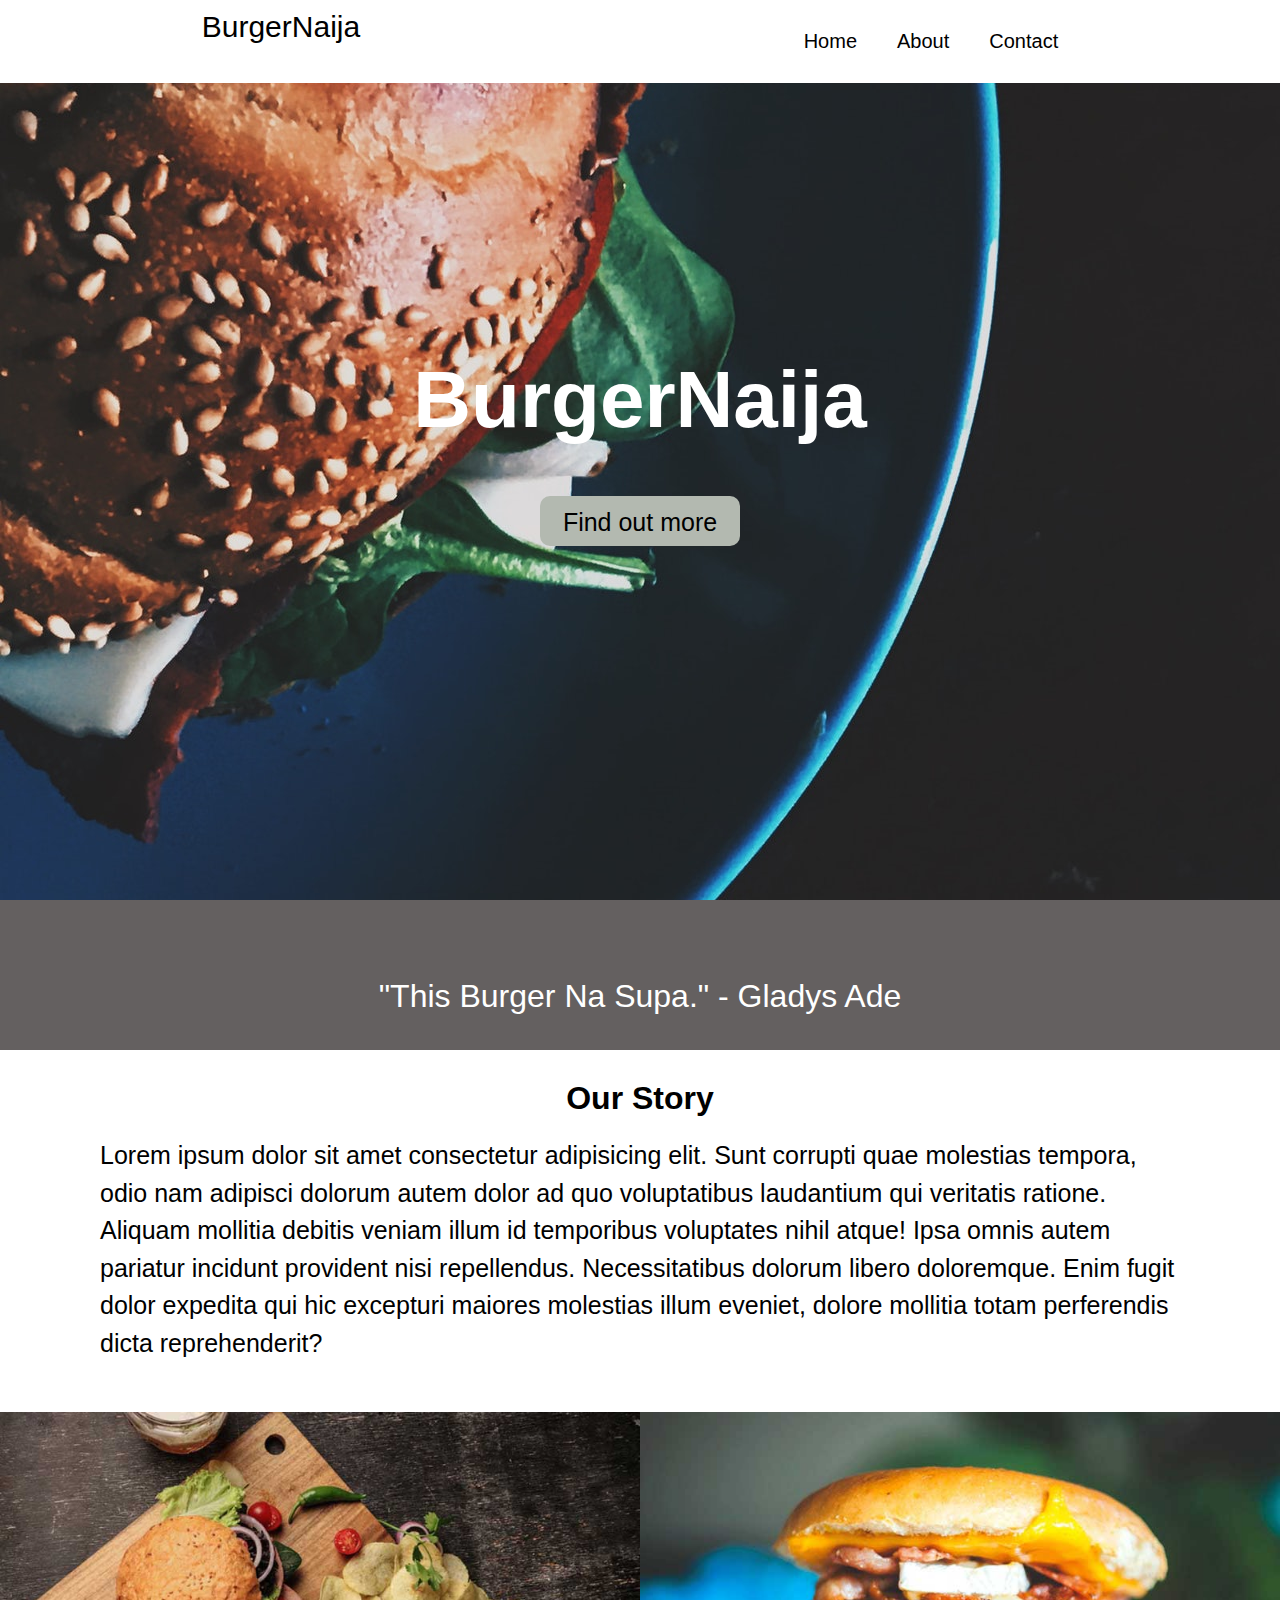
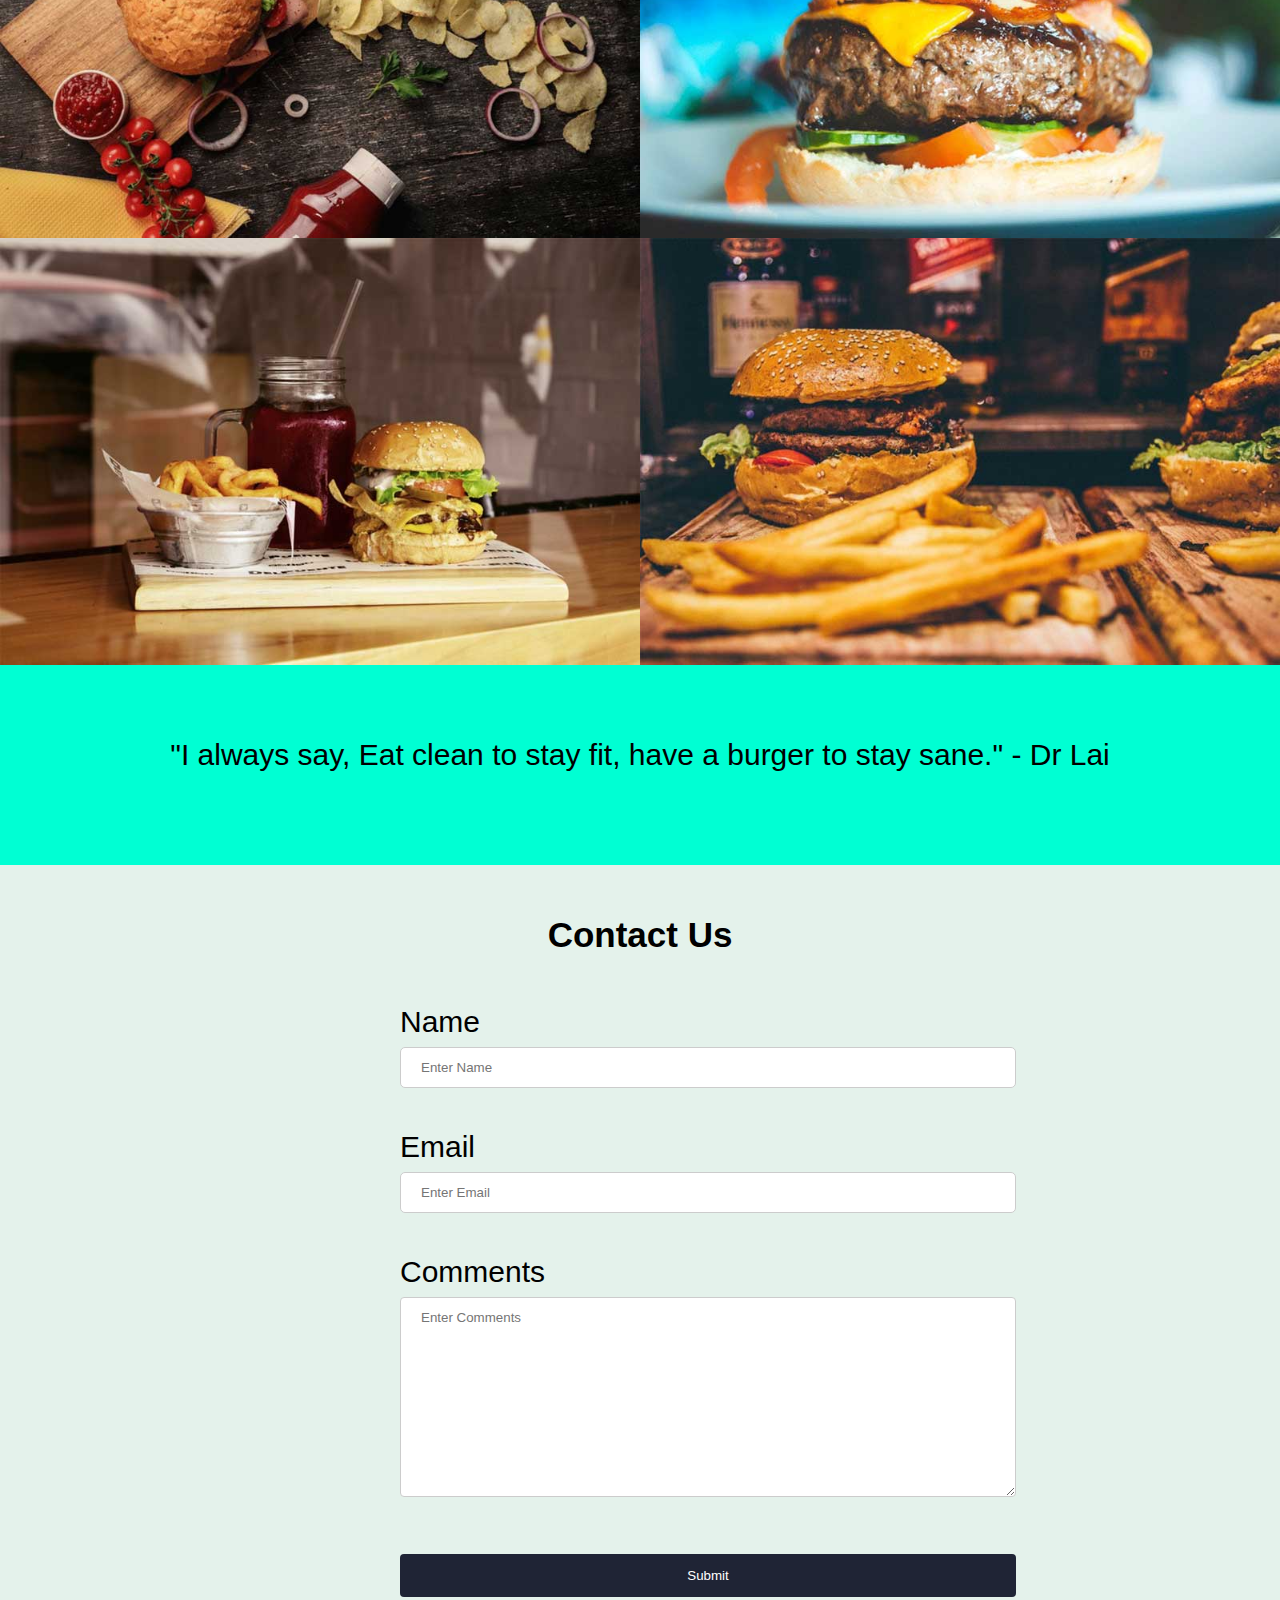
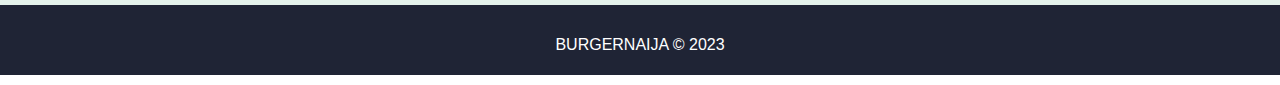
<file: burgerNaija Design - css/index.html>
<!DOCTYPE html>
<html lang="en">
  <head>
    <meta charset="UTF-8">
    <meta name="viewport" content="width=device-width, initial-scale=1.0">
    <meta http-equiv="X-UA-Compatible" content="ie=edge">
    <link rel="stylesheet" href="style.css">
    <title>Burger9ja</title>
  </head>
  <body>
    <div class="wrapper">
      <!-- nav -->
      <nav>
        <div class="logo">
          <a href="#">BurgerNaija</a>
        </div>
        <ul>
          <li><a href="#title">Home</a></li>
          <li><a href="#about">About</a></li>
          <li><a href="#contact">Contact</a></li>
        </ul>
      </nav>
      <!-- header -->
      <header id="header">
        <div class="header-text">
          <h1>BurgerNaija</h1>
        </div>
        <div class="header-button">
          <a href="#about" class="button">Find out more</a> 
        </div>
      </header>

      <!-- quote section -->
      <section class="quotes">
        <p>"This Burger Na Supa." - Gladys Ade</p>
      </section>

      <!-- main -->
      <main>
        <!-- about -->
        <article id="about">
          <h2>Our Story</h2>
          <p>Lorem ipsum dolor sit amet consectetur adipisicing elit. Sunt corrupti quae molestias tempora, odio nam adipisci dolorum autem dolor ad quo voluptatibus laudantium qui veritatis ratione. Aliquam mollitia debitis veniam illum id temporibus voluptates nihil atque! Ipsa omnis autem pariatur incidunt provident nisi repellendus. Necessitatibus dolorum libero doloremque. Enim fugit dolor expedita qui hic excepturi maiores molestias illum eveniet, dolore mollitia totam perferendis dicta reprehenderit?</p>
        </article>
        <!-- images -->
        <section class="photos">
          <img src="./assets/img-2.jpg" alt="A burger">

          <img src="./assets/img-3.jpg" alt="A burger">

          <img src="./assets/img-4.jpg" alt="A burger">

          <img src="./assets/img-5.jpg"  alt="A burger">
        </section>

      </main>

      <!-- quote section -->
      <section class="quote">
        <p>"I always say, Eat clean to stay fit, have a burger to stay sane." - Dr Lai</p>
      </section>

      <section id="contact">
        <h2>Contact Us</h2>

        <form>
          <label for="name">Name</label><br>
          <input id="name" type="text" placeholder="Enter Name"> <br><br>

          <label for="email">Email</label> <br>
          <input id="email" type="email" placeholder="Enter Email"> <br><br>

          <label for="comments">Comments</label><br>
          <textarea id="comments" placeholder="Enter Comments"></textarea><br><br>
          <input class="button" type="submit" value="Submit">
          <!-- <input type="submit" name="" id=""> -->
        </form>
      </section>

      <!-- footer -->
      <footer id="footer">
        <p>BURGERNAIJA &copy; 2023</p>
      </footer>
    </div>

    <!-- scripts -->
  </body>
</html>
</file>
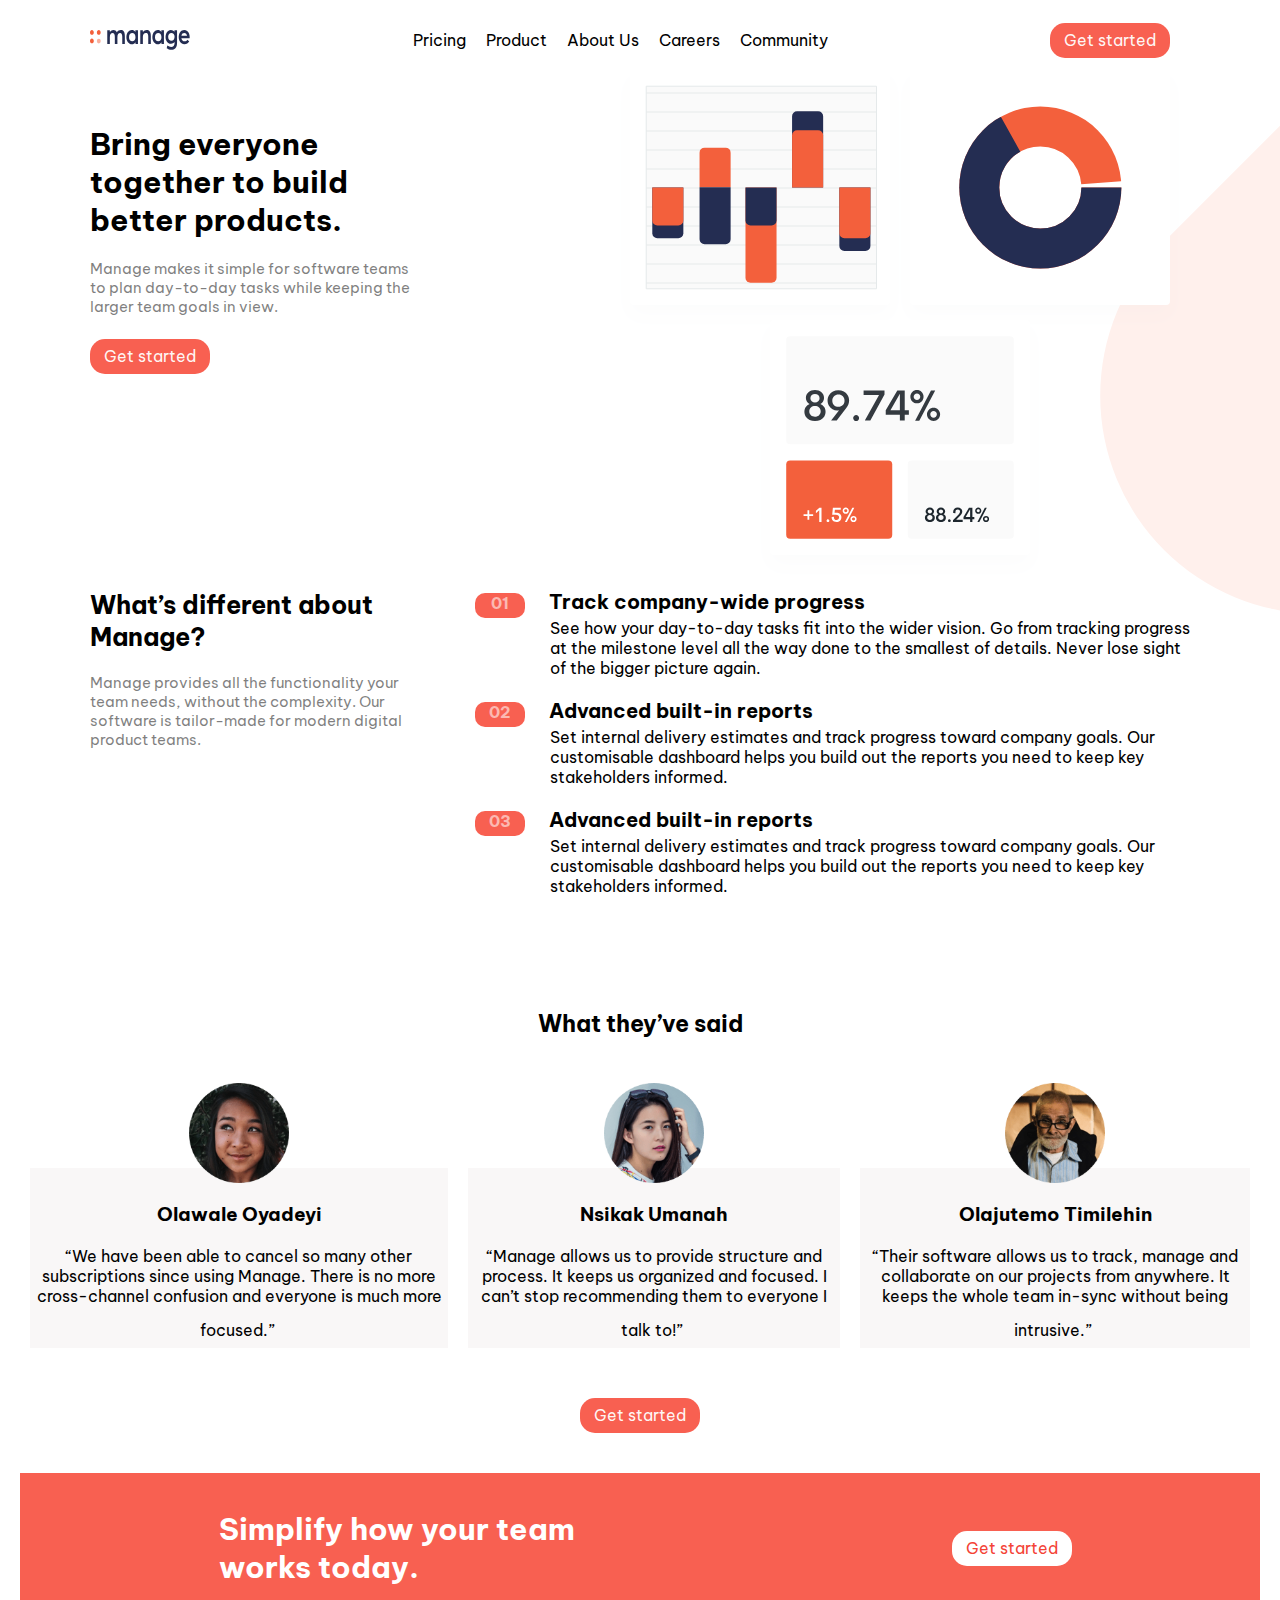
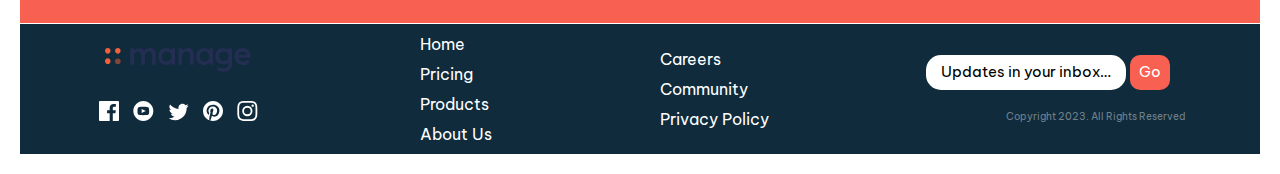
<file: manage-main/index.html>
<!DOCTYPE html>
<html lang="en">
  <head>
    <meta charset="UTF-8" />
    <meta name="viewport" content="width=device-width, initial-scale=1.0" />
    <link
      rel="stylesheet"
      href="https://cdnjs.cloudflare.com/ajax/libs/font-awesome/6.4.0/css/all.min.css"
    />
    <link rel="stylesheet" href="./style.css" />
    <title>Manage landing page</title>
  </head>
  <body>
 
    <nav>
      <div class="container">
        <img src="./images/logo.svg" alt="#" width="100" height="20" />
        <ul>
          <li>Pricing</li>
          <li>Product</li>
          <li>About Us</li>
          <li>Careers</li>
          <li>Community</li>
        </ul>
        <a href="#">Get started</a>
        <!-- <img src="" alt="" /> -->
      </div>
    </nav>

    <section class="first-main">
      <div class="top">
        <section class="top-content">
          <h1>
            Bring everyone <br />together to build<br />
            better products.
          </h1>
          <p>
            Manage makes it simple for software teams <br />
            to plan day-to-day tasks while keeping the <br />
            larger team goals in view.
          </p>
          <a href="#">Get started</a>
        </section>
        <section class="top-image">
          <img src="./images/illustration-intro.svg" alt="#" />
        </section>
      </div>
    </section>  



    
    <section class="second-main">
      <div class="middle">
        <section class="middle-content">
          <h3>What’s different about <br />Manage?</h3>
          <p>
            Manage provides all the functionality your <br />team needs, without
            the complexity. Our <br />
            software is tailor-made for modern digital <br/>
            product teams.
          </p>
        </section>

        <section class="button">

          <div class="buttn-1">
            <div><span class="first-butn">01</span> <span id="first-butn">Track company-wide progress </span></div>

            <p class="first-buttn">See how your day-to-day tasks fit into the wider vision. Go from
              tracking progress at the milestone level all the way done to the
              smallest of details. Never lose sight of the bigger picture
              again.</p>
          </div>
          <div class="buttn-2">
            <div><span class="first-butn">02</span> <span id="first-butn">Advanced built-in reports </span></div>
            <p class="first-buttn">Set internal delivery estimates and track progress toward company
              goals. Our customisable dashboard helps you build out the reports
              you need to keep key stakeholders informed.</p>
          </div>
          <div class="buttn-3">
            <div><span class="first-butn">03</span> <span id="first-butn">Advanced built-in reports </span></div>
            <p class="first-buttn">Set internal delivery estimates and track progress toward company
              goals. Our customisable dashboard helps you build out the reports
              you need to keep key stakeholders informed.</p>
          </div>
            
        </section>
      </div>
    </section>

    <section class="bottom-header">What they’ve said</section>

    <section class="third-main">
      <div class="about">
        <section class="person-1">
          <img src="./images/person-1.png" alt="#" height="100" width="100" />
          <div id="person-1">
            
            <p><h3>Olawale Oyadeyi</h3> <br>
              “We have been able to cancel so many other subscriptions since using
              Manage. There is no more cross-channel confusion and everyone is
              much more focused.”
            </p>
          </div>
        </section>

        <section class="person-2">
          <img src="./images/person-2.png" alt="#" height="100" width="100" />
          <div id="person-2">
            
            <p><h3>Nsikak Umanah</h3> <br>
              “Manage allows us to provide structure and process. It keeps us
              organized and focused. I can’t stop recommending them to everyone I
              talk to!”
            </p>
          </div>
        </section>

        <section class="person-3">
          <img src="./images/peson-3.png" alt="#" height="100" width="100" />
          <div id="person-3">
            <p><h3>Olajutemo Timilehin</h3><br>
              “Their software allows us to track, manage and collaborate on our
              projects from anywhere. It keeps the whole team in-sync without
              being intrusive.”
            </p>
          </div>
        </section>
      </div>
    </section>


    <section class="get-started">
      <a href="#">Get started</a>
    </section>
  
    <section class="footer">
      <h3>Simplify how your team <br />works today.</h3>
      <a href="#">Get started</a>
    </section>

      <footer>
        <div class="logo">
          <section class="svg">
            <img src="./images/logo.svg" alt="#" />
          </section>

          <section class="icons">
            <img src="./images/icon-facebook.svg" alt="#" />
            <img src="./images/icon-youtube.svg" alt="#" />
            <img src="./images/icon-twitter.svg" alt="#" />
            <img src="./images/icon-pinterest.svg" alt="#" />
            <img src="./images/icon-instagram.svg" alt="#" />
          </section>
        </div>

        <ul>
          <li>Home</li>
          <li>Pricing</li>
          <li>Products</li>
          <li>About Us</li>
        </ul>

        <ul>
          <li>Careers</li>
          <li>Community</li>
          <li>Privacy Policy</li>
        </ul>

        <div  class="footer-1">
            <a href="#"> Updates in your inbox…</a>
            <a href="#" id="anchor">Go</a>
            <p>Copyright 2023. All Rights Reserved</p>
        </div>
      </footer>
   
  </body>
</html>
</file>
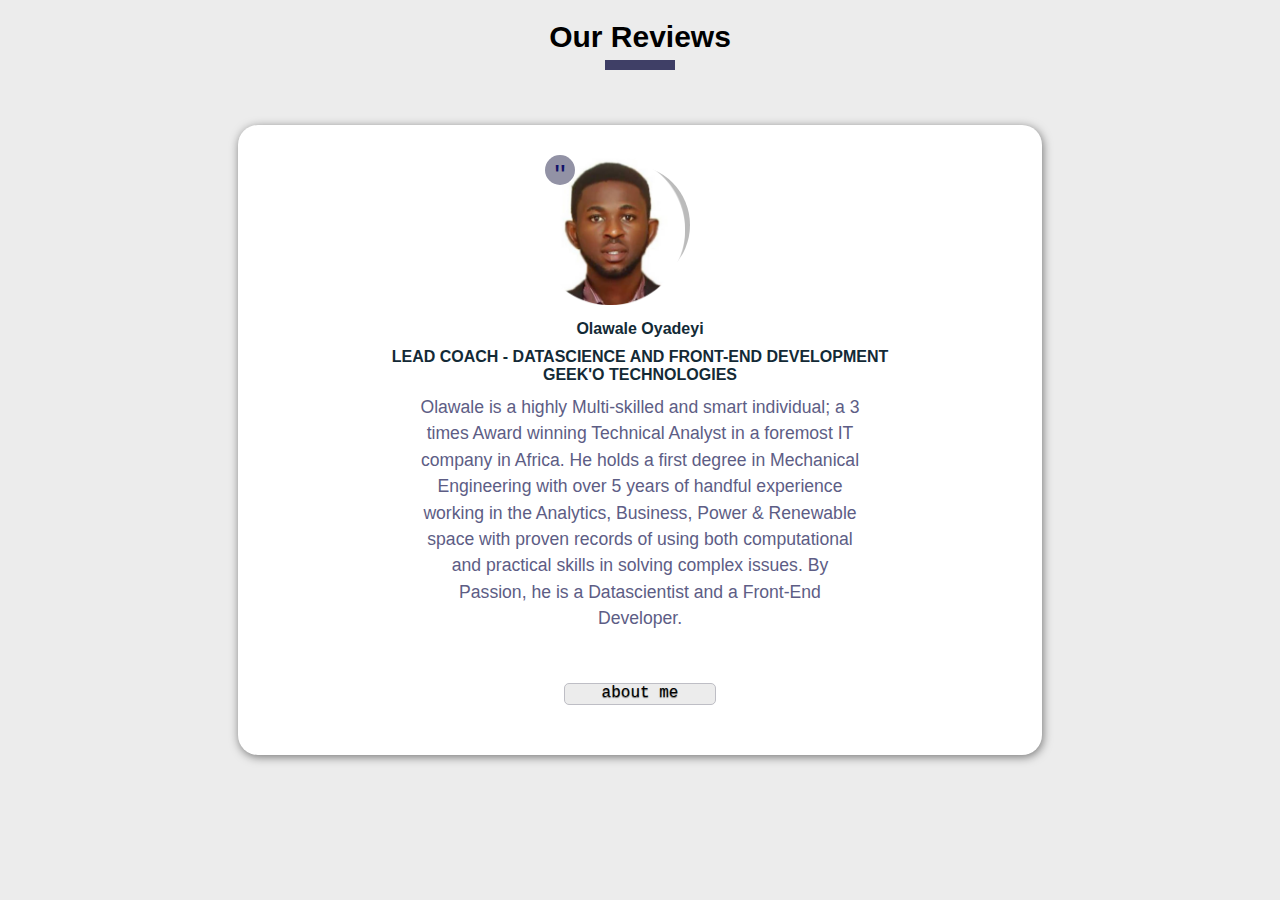
<file: Profile summary - css/about.html>
<!DOCTYPE html>
<html lang="en">
    <head>
        <meta charset="UTF-8">
        <meta name="viewport" content="width=device-width, initial-scale=1.0">
        <link rel="stylesheet" href="./style.css">
        <link rel="stylesheet" href="https://cdnjs.cloudflare.com/ajax/libs/font-awesome/6.4.0/css/all.min.css" integrity="sha512-iecdLmaskl7CVkqkXNQ/ZH/XLlvWZOJyj7Yy7tcenmpD1ypASozpmT/E0iPtmFIB46ZmdtAc9eNBvH0H/ZpiBw==" crossorigin="anonymous" referrerpolicy="no-referrer" />
        <title>About me</title>
    </head>
    <body>
        <article class="review">
            <p id="rev">Our reviews</p>
            <span id="cube"></span>
        </article>

        <main class="about">
            <div>
                <img src="./assets/Olawale Oyadeyi Photograph-modified.png" alt="picture" height="150px" width="150px">
                <span id="dot"></span>
                <span id = "quote">''</span>
            </div> 

            <div>
                <p id="name">Olawale Oyadeyi</p>
                <p id="role">Lead Coach - Datascience and Front-End Development <br> Geek'O Technologies</p>
            </div>

            <div class="intro">
                Olawale is a highly Multi-skilled and smart individual; a 3 times Award winning Technical Analyst in a foremost IT company in Africa. He holds a first degree in Mechanical Engineering with over 5 years of handful experience working in the Analytics, Business, Power & Renewable space with proven records of using both computational and practical skills in solving complex issues. By Passion, he is a Datascientist and a Front-End Developer. 
            </div>

            <i class="fa-solid fa-chevron-left"></i>
            <i class="fa-solid fa-chevron-right"></i>


            <div id="surprise-btn">
                about me
            </div>

        </main>

    </body>
</html>
</file>
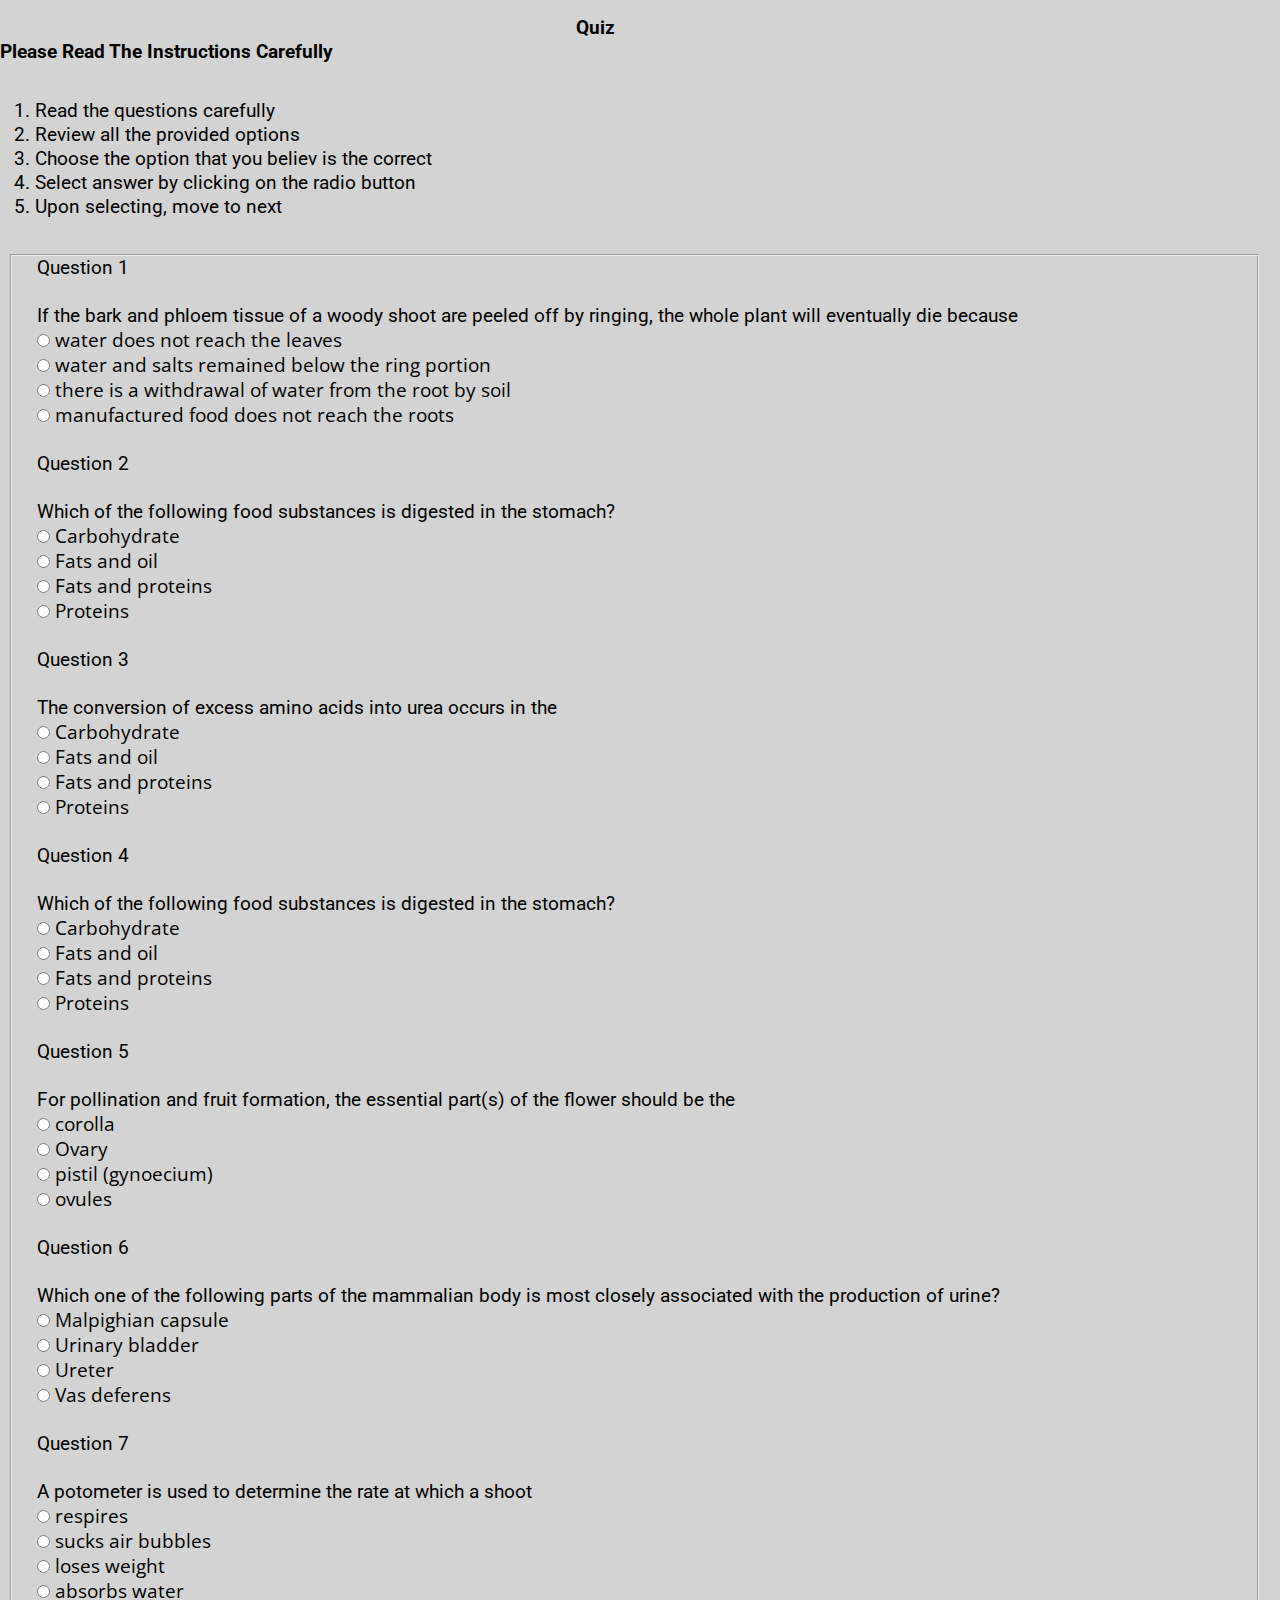
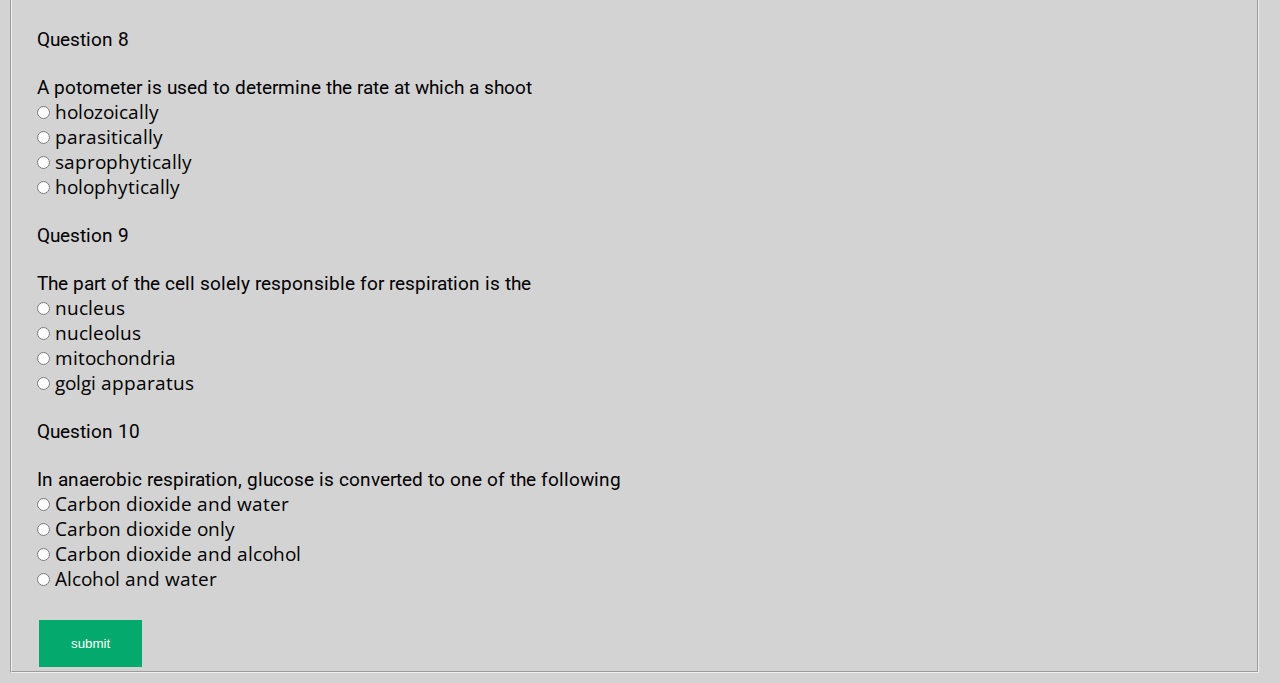
<file: quiz-css/quiz.html>
<!DOCTYPE html>
<html lang="en">
  <head>
    <meta charset="UTF-8" />
    <meta http-equiv="X-UA-Compatible" content="IE=edge" />
    <meta name="viewport" content="width=device-width, initial-scale=1.0" />
    <link rel="stylesheet" href="./style.css">
    <title>Quiz</title>
  </head>
  <body>
    <form action="#">
      <div id="all">
        <div  class ="multiple">
          <h3>Quiz</h3>
          <h5>Please read the instructions carefully</h5>
          <ol>
            
            <li>Read the questions carefully</li>
            <li>Review all the provided options</li>
            <li>Choose the option that you believ is the correct</li>
            <li>Select answer by clicking on the radio button</li>
            <li>Upon selecting, move to next</li>
          </ol>
        </div>
  
  
        <fieldset>
          
          <div>
            <p>Question 1</p><br>
            <p>If the bark and phloem tissue of a woody shoot are peeled off by
              ringing, the whole plant will eventually die because</p>
            <input type="radio" id="q1option-1" name="question-1" />
            <label for="q1option-1">water does not reach the leaves</label><br />
            <input type="radio" id="q1option-2" name="question-1" />
            <label for="q1option-2"
              >water and salts remained below the ring portion</label
            ><br />
            <input type="radio" id="q1option-3" name="question-1" />
            <label for="q1option-3"
              >there is a withdrawal of water from the root by soil</label
            ><br />
            <input type="radio" id="q1option-4" name="question-1" />
            <label for="q1option-4"
              >manufactured food does not reach the roots</label
            ><br /><br>
          </div>  
  
          <div>
            <p>Question 2</p><br>
            <p>Which of the following food substances is digested in the stomach?</p>
            <input type="radio" id="q2option-1" name="question-2" />
            <label for="q2option-1"> Carbohydrate</label><br />
            <input type="radio" id="q2option-2" name="question-2" />
            <label for="q2option-2">Fats and oil</label><br />
            <input type="radio" id="q2option-3" name="question-2" />
            <label for="q2option-3">Fats and proteins</label><br />
            <input type="radio" id="q2option-4" name="question-2" />
            <label for="q2option-4">Proteins</label><br /><br>
          </div>   
  
          <div>
            <p>Question 3</p><br>
            <p>The conversion of excess amino acids into urea occurs in the</p>
            <input type="radio" id="q3option-1" name="question-3" />
            <label for="q3option-1"> Carbohydrate</label><br />
            <input type="radio" id="q3option-2" name="question-3" />
            <label for="q3option-2">Fats and oil</label><br />
            <input type="radio" id="q3option-3" name="question-3" />
            <label for="q3option-3">Fats and proteins</label><br />
            <input type="radio" id="q3option-4" name="question-3" />
            <label for="q3option-4">Proteins</label><br /><br>
          </div>
       
  
          <div>
            <p>Question 4</p><br>
            <p>Which of the following food substances is digested in the stomach?</p>
            <input type="radio" id="q4option-1" name="question-4" />
            <label for="q4option-1"> Carbohydrate</label><br />
            <input type="radio" id="q4option-2" name="question-4" />
            <label for="q4option-2">Fats and oil</label><br />
            <input type="radio" id="q4option-3" name="question-4" />
            <label for="q4option-3">Fats and proteins</label><br />
            <input type="radio" id="q4option-4" name="question-4" />
            <label for="q4option-4">Proteins</label><br /><br>
          </div>
      
          <div>
            <p>Question 5</p><br>
            <p>For pollination and fruit formation, the essential part(s) of the
              flower should be the</p>
            <input type="radio" id="q5option-1" name="question-5" />
            <label for="q5option-1">corolla</label><br />
            <input type="radio" id="q5option-2" name="question-5" />
            <label for="q5option-2">Ovary</label><br />
            <input type="radio" id="q5option-3" name="question-5" />
            <label for="q5option-3">pistil (gynoecium)</label><br />
            <input type="radio" id="q5option-4" name="question-5" />
            <label for="q5option-4">ovules</label><br /><br>
          </div>
   
          <div>
            <p>Question 6</p><br>
            <p>Which one of the following parts of the mammalian body is most closely
              associated with the production of urine?</p>
            <input type="radio" id="q6option-1" name="question-6" />
            <label for="q6option-1">Malpighian capsule</label><br />
            <input type="radio" id="q6option-2" name="question-6" />
            <label for="q6option-2">Urinary bladder</label><br />
            <input type="radio" id="q6option-3" name="question-6" />
            <label for="q6option-3">Ureter</label><br />
            <input type="radio" id="q6option-4" name="question-6" />
            <label for="q6option-4">Vas deferens</label><br /><br>
          </div>
      
          <div>
            <p>Question 7</p><br>
            <p>A potometer is used to determine the rate at which a shoot</p>
            <input type="radio" id="q7option-1" name="question-7" />
            <label for="q7option-1">respires</label><br />
            <input type="radio" id="q7option-2" name="question-7" />
            <label for="q7option-2">sucks air bubbles</label><br />
            <input type="radio" id="q7option-3" name="question-7" />
            <label for="q7option-3">loses weight</label><br />
            <input type="radio" id="q7option-4" name="question-7" />
            <label for="q7option-4">absorbs water</label><br /><br>
          </div>
  
          <div>
            <p>Question 8</p><br>
            <p>A potometer is used to determine the rate at which a shoot</p>
            <input type="radio" id="q8option-1" name="question-8" />
            <label for="q8option-1">holozoically</label><br />
            <input type="radio" id="q8option-2" name="question-8" />
            <label for="q8option-2">parasitically</label><br />
            <input type="radio" id="q8option-3" name="question-8" />
            <label for="q8option-3">saprophytically</label><br />
            <input type="radio" id="q8option-4" name="question-8" />
            <label for="q8option-4">holophytically</label><br><br>
          </div>
  
          <div>
            <p>Question 9</p><br>
            <p>The part of the cell solely responsible for respiration is the</p>
            <input type="radio" id="q9option-1" name="question-9" />
            <label for="q9option-1">nucleus</label><br />
            <input type="radio" id="q9option-2" name="question-9" />
            <label for="q9option-2">nucleolus</label><br />
            <input type="radio" id="q9option-3" name="question-9" />
            <label for="q9option-3">mitochondria</label><br />
            <input type="radio" id="q9option-4" name="question-9" />
            <label for="q9option-4">golgi apparatus</label><br><br>
          </div>
     
          <div>
            <p>Question 10</p><br>
            <p>In anaerobic respiration, glucose is converted to one of the following</p>
            <input type="radio" id="q10option-1" name="question-10" />
            <label for="q10option-1">Carbon dioxide and water</label><br />
            <input type="radio" id="q10option-2" name="question-10" />
            <label for="q10option-2">Carbon dioxide only</label><br />
            <input type="radio" id="q10option-3" name="question-10" />
            <label for="q10option-3">Carbon dioxide and alcohol</label><br />
            <input type="radio" id="q10option-4" name="question-10" />
            <label for="q10option-4">Alcohol and water</label><br /><br />
            <input type="submit" value="submit" />
          </div>


      </div>
      
      </fieldset>

    </form>
  </body>
</html>
</file>
<file: burgerNaija Design - css/style.css>
* {
  margin: 0px;
  box-sizing: border-box;
  font-family: "Trebuchet MS", "Lucida Sans Unicode", "Lucida Grande",
    "Lucida Sans", Arial, sans-serif;
}

div.wrapper {
  margin: 0px;
  background-color: white;
  width: 100%;
}

nav {
  position: fixed;
  width: 100%;
  padding: 10px;
  display: flex;
  flex-direction: row;
  justify-content: space-around;
  height: auto;
  font-size: 20px;
  text-transform: capitalize;
  background-color: white;
}

div a {
  font-size: 20px;
  color: black;
  font-size: 30px;
  text-decoration: none;
}

ul li a {
  font-size: 20px;
  color: black;
  font-size: 20px;
  padding: 10px;
  text-decoration: none;
}
a:hover {
  color: red;
}

li {
  list-style: none;
  padding: 10px;
  display: flex;
  justify-content: flex-end;
}

body nav ul {
  display: flex;
  flex-direction: row;
  justify-content: space-between;
}

#header {
  background-image: url("./assets/burger-bcg.jpg");
  background-position: center;
  background-repeat: no-repeat;
  height: 100vh;
  background-size: cover;
  display: flex;
  flex-direction: column;
  justify-content: center;
  align-items: center;
}

div.header-text {
  color: white;
  font-size: 40px;
  margin-bottom: 50px;
}

.header-button {
  display: block;
  width: 200px;
  height: 50px;
  background-color: #b3b9b0;
  text-align: center;
  border-radius: 10px;
  padding: 12px;
}

.header-button a {
  color: black;
  font-size: 25px;
  text-decoration: none;
}

.quotes {
  width: 100%;
  height: 150px;
  background: rgb(100, 96, 96);
}

.quotes p {
  text-transform: capitalize;
  text-align: center;
  line-height: 6;
  font-size: xx-large;
  color: white;
}

main {
  background-color: white;
}

#about h2 {
  text-align: center;
  text-transform: capitalize;
  color: black;
  padding-top: 30px;
  font-size: xx-large;
}

#about p {
  color: black;
  font-size: 25px;
  padding-right: 100px;
  padding-left: 100px;
  padding-bottom: 50px;
  margin-top: 20px;
  line-height: 1.5;
}

.photos {
  display: flex;
  flex-direction: row;
  flex-wrap: wrap;
  justify-content: center;
  align-items: stretch;
}

.photos img {
  width: 50%;
}

.quote {
  background-color: #00ffd3;
  text-align: center;
  width: 100%;
  height: 200px;
}
.quote p {
  font-size: 30px;
  font-family: "Trebuchet MS", "Lucida Sans Unicode", "Lucida Grande",
    "Lucida Sans", Arial, sans-serif;
  line-height: 6;
}

#contact {
  background-color: #e4f2eb;
}

#contact h2 {
  text-align: center;
  color: black;
  text-transform: capitalize;
  font-size: 35px;
  padding-top: 50px;
}

form {
  margin: 0px;
  padding-top: 50px;
  padding-left: 400px;
  font-size: 30px;
}

label {
  font-weight: lighter;
}

input[type="text"],
input[type="email"] {
  width: 70%;
  padding: 12px 20px;
  margin: 8px 0;
  display: inline-block;
  border: 1px solid #ccc;
  border-radius: 5px;
}

textarea {
  width: 70%;
  height: 200px;
  padding: 12px 20px;
  margin: 8px 0;
  display: inline-block;
  border: 1px solid #ccc;
  border-radius: 4px;
}

input[type="submit"] {
  width: 70%;
  background-color: #1f2435;
  color: white;
  padding: 14px 20px;
  margin: 8px 0;
  border: none;
  border-radius: 4px;
  cursor: pointer;
}

input[type="submit"]:hover {
  background-color: rgb(70, 94, 70);
}

#footer {
  background-color: #1f2435;
  line-height: 5;
  text-align: center;
  width: 100%;
  height: 70px;
  color: white;
}
</file>
<file: manage-main/style.css>
@import url("https://fonts.googleapis.com/css2?family=Be+Vietnam+Pro:wght@300&family=Merriweather:ital,wght@0,300;0,400;0,700;1,300;1,400&family=Nunito:ital,wght@0,200;0,300;0,400;0,500;0,600;0,700;0,800;1,200;1,300;1,400;1,500;1,600;1,700&family=Open+Sans:wght@500&family=Roboto:wght@300&display=swap");

/* css Reset  */
* {
  padding: 0px;
  margin: 0px;
  box-sizing: border-box;
}

/* body */
body {
  background-color: white;
  padding: 20px;
  background-image: url(./images/bg-tablet-pattern.svg);
  background-repeat: no-repeat;
  background-position: 1100px -200px;
  font-size: 16px;
  font-family: "Be Vietnam Pro", sans-serif;
}

/* nav */

nav {
  width: 100%;
}
nav .container {
  display: flex;
  flex-direction: row;
  justify-content: space-between;
  align-items: center;
  width: 1100px;
  margin: 0 auto;
}
.container ul {
  display: flex;
  text-decoration: none;
}

li {
  list-style: none;
  margin: 10px;
}

a {
  text-align: center;
  text-decoration: none;
  display: inline-block;
  background-color: #f86051;
  color: rgba(255, 255, 255, 0.95);
  border-radius: 15px;
  width: 120px;
  height: 35px;
  padding: 7px;
}

.container a {
  margin-right: 20px;
}

/* 
Top Content  */

.first-main {
  width: 100%;
}

.top {
  width: 1100px;
  display: flex;
  flex-direction: row;
  justify-content: space-between;
  margin-top: 30px;
  align-items: center;
  margin: 0px auto;
}

.top-content {
  height: 400px;
}

.top-content a {
  margin-top: 20px;
}

.top-content h1 {
  font-size: 25px;
  font-size: 30px;
  font-weight: bolder;
}

.top-content p {
  margin: 25px auto;
  height: 40px;
  font-size: 15px;
  color: rgba(0, 0, 0, 0.5);
  margin: 20px auto;
}

/* Middle Content */
.second-main {
  height: 400px;
  width: 100%;
}
.second-main .middle {
  display: flex;
  justify-content: space-between;
}
div .first-butn {
  font-weight: bolder;
  background-color: #f86051;
  width: 50px;
  height: 25px;
  display: inline-block;
  text-align: center;
  border-radius: 10px;
  color: rgba(255, 255, 255, 0.562);
}
#first-butn {
  margin-left: 20px;
  margin-top: 15px;
  font-weight: bolder;
  font-size: 20px;
}
.first-buttn {
  margin-left: 75px;
  margin-bottom: 20px;
}

.button {
  width: 65%;
  height: 300px;
}
.buttn {
  text-align: center;
  text-decoration: none;
  display: inline-block;
  background-color: #f443368f;
  color: white;
  width: 50px;
  height: 30px;
  line-height: 1.5;
  border-radius: 10px;
  border: none;
}
.middle {
  display: flex;
  flex-direction: row;
  justify-content: space-between;
  align-items: flex-start;
  width: 1100px;
  margin: 0 auto;
  height: 350px;
}
.middle .middle-content p {
  font-size: 15px;
  color: rgba(0, 0, 0, 0.5);
  margin: 20px auto;
}

.middle .middle-content p {
  font-size: 15px;
  color: rgba(0, 0, 0, 0.5);
  margin: 20px auto;
}
.middle .middle-content h3 {
  font-size: 25px;
  font-weight: bold;
}

.bottom-header {
  text-align: center;
  font-weight: bolder;
  margin: 20px auto;
  font-size: 23px;
}

/* About */

.third-main {
  width: 100%;
}

.third-main .about {
  display: flex;
  flex-direction: row;
  justify-content: space-evenly;
  align-items: center;
  width: 100%;
  height: 300px;
  margin: 10px auto;
}
.person-1 img,
.person-2 img,
.person-3 img {
  position: relative;
  z-index: 3;
  margin: 0 auto;
  top: 15px;
}
.person-1,
.person-2,
.person-3 {
  display: flex;
  flex-direction: column;
  justify-content: center;
}

#person-1,
#person-2,
#person-3 {
  position: relative;
  text-align: center;
  background-color: rgba(236, 230, 230, 0.3);
  flex-grow: 1;
  margin: 0px 10px;
  height: 180px;
}

#person-1 p,
#person-2 p,
#person-3 p {
  display: inline-block;
  margin-top: 30px;
}

.get-started {
  text-align: center;
  margin: 40px auto;
}

/* Footer */
.footer {
  color: rgba(238, 221, 221, 0.76);
  margin-top: 20px;
  display: flex;
  flex-direction: row;
  justify-content: space-around;
  background-color: #f86051;
  height: 150px;
  align-items: center;
  width: 100%;
}

.footer a {
  text-align: center;
  text-decoration: none;
  display: inline-block;
  background-color: white;
  color: #f44336;
  border-radius: 15px;
  width: 120px;
  height: 35px;
  padding: 7px;
}

.footer h3 {
  color: white;
  font-size: 30px;
  margin-left: 10px;
}

footer {
  display: flex;
  flex-direction: row;
  align-items: center;
  justify-content: space-around;
  background-color: #0f2b3c;
  width: 100%;
  margin-top: 0.5px;
}
.logo {
  display: flex;
  flex-direction: column;
  justify-content: space-evenly;
  align-items: center;
}

.icons {
  margin-top: 20px;
}
.svg {
  color: white;
}

.icons img {
  margin: 5px;
}

footer ul {
  color: white;
}

.footer-1 a {
  text-align: center;
  text-decoration: none;
  display: inline-block;
  background-color: white;
  color: black;
  border-radius: 15px;
  width: 200px;
  height: 35px;
  font-size: 15px;
}
.footer-1 #anchor {
  text-align: center;
  text-decoration: none;
  display: inline-block;
  background-color: #f86051;
  color: white;
  border-radius: 10px;
  width: 40px;
  height: 35px;
  margin-bottom: 20px;
  font-size: 15px;
}
.footer-1 p {
  color: rgba(255, 255, 255, 0.411);
  font-size: 10px;
  margin-left: 80px;
}
</file>
<file: quiz-css/style.css>
@import url("https://fonts.googleapis.com/css2?family=Merriweather:ital,wght@0,300;0,400;0,700;1,300;1,400&family=Nunito:ital,wght@0,200;0,300;0,400;0,500;0,600;0,700;0,800;1,200;1,300;1,400;1,500;1,600;1,700&family=Roboto:wght@300&display=swap");
@import url("https://fonts.googleapis.com/css2?family=Merriweather:ital,wght@0,300;0,400;0,700;1,300;1,400&family=Nunito:ital,wght@0,200;0,300;0,400;0,500;0,600;0,700;0,800;1,200;1,300;1,400;1,500;1,600;1,700&family=Open+Sans:wght@500&family=Roboto:wght@300&display=swap");

body {
  background-color: #d3d3d3;
  padding-top: 1rem;
  margin: 0;
  color: black;
  font-size: 1.2em;
  line-height: 1.5rem;
  width: 93vw;
}
input[type=submit]{
    background-color: #04AA6D;
    border: none;
    color: white;
    padding: 16px 32px;
    text-decoration: none;
    margin: 4px 2px;
    cursor: pointer;
  }

/* body {
    background-image: url("./design/JAMB-Logo.png");
    height: 200px; width: 100px;
    background-repeat: no-repeat;
    background-position:30px 10px ;
    background-size: cover;

} */

* {
  margin: 0;
  padding: 0;
}

ol {
  margin: 25px;
  padding: 10px;
}
h3 {
  text-align: center;
  text-transform: capitalize;
  font-size: 1.2rem;
}
h5 {
  font-size: 1.2rem;
  text-transform: capitalize;
  margin: 0;
}

h5,
h3,
ol,
p {
  font-family: "Roboto", sans-serif;
}

fieldset label {
  font-family: "Open Sans", sans-serif;
}

fieldset {
  margin: 10px;
  padding-left: 25px;
  padding-right: 30px;
  width: 93vw;
}
</file>
<file: Profile summary - css/style.css>
/* CSS Reset  */
* {
  margin: 0;
  padding: 0;
}

/* assign ppty to the body selector */
body {
  padding: 20px;
  background-color: #ececec;
  font: normal 1.1rem sans-serif;
  text-align: center;
}

#rev {
  text-align: center;
  font-size: 30px;
  font-weight: bold;
  text-transform: capitalize;
  margin: 0px;
  padding: 0px;
}

#cube {
  height: 10px;
  width: 70px;
  display: inline-block;
  background-color: rgb(63, 63, 102);
}

.about {
  background-color: white;
  width: 60%;
  height: auto;
  padding: 30px;
  box-shadow: 1px 2px 10px rgba(0, 0, 0, 0.5);
  margin: 50px auto;
  border-radius: 20px;
}

.intro {
  text-align: center;
  line-height: 1.5;
  color: rgb(93, 93, 133);
  margin: 10px auto;
  width: 60%;
}

img {
  position: relative;
  z-index: 3;
  left: 50px;
}

#dot {
  position: relative;
  height: 120px;
  width: 120px;
  background-color: #bbb;
  border-radius: 50%;
  right: 70px;
  bottom: 20px;
  display: inline-block;
  z-index: 2;
}
#quote{
    height: 30px;
    width: 30px;
    border-radius: 50%;
    background-color: rgb(146, 146, 165);
    display: inline-block;
    text-align: center;
    line-height: 40px;
    position: relative;
    bottom: 120px;
    right: 220px;
    z-index: 5;
    font-size: 30px;
    color: rgb(18, 18, 105);
}

#role,
#name {
  color: #132a36;
  margin: 10px;
  font-weight: 550;
  text-align: center;
  font-size: medium;
}

#role {
  text-transform: uppercase;
}

i {
  margin: 5px;
  color: blue;
}

#surprise-btn {
  border: 0.1px solid rgb(190, 190, 197);
  margin: 20px auto;
  width: 150px;
  height: 20px;
  text-align: center;
  background-color: #ececec;
  font-family: "Courier New", Courier, monospace;
  font-size: 1rem;
  text-shadow: 0 1px 1px rgba(0, 0, 0, 0.5);
  border-radius: 5px;
}
</file>
